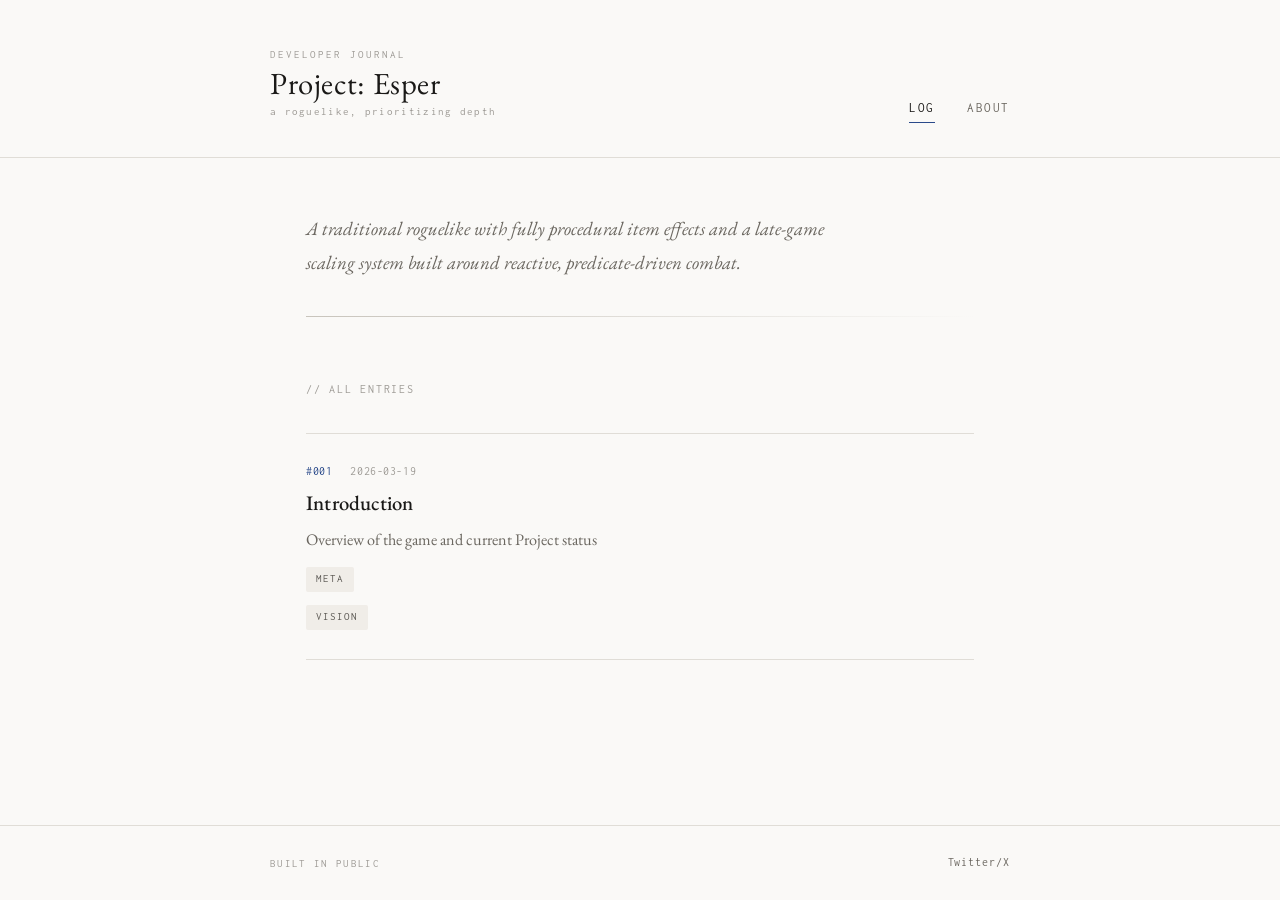
<file: index.html>
<!DOCTYPE html>
<html lang="en">
<head>
  <meta charset="UTF-8" />
  <meta name="viewport" content="width=device-width, initial-scale=1.0" />
  <title>Project: Esper — Dev Log</title>
  <meta name="description" content="Weekly development log for Project: Esper, a traditional roguelike with fully proc-gen item effects and reactive combat mechanics." />
  <link rel="stylesheet" href="assets/css/style.css" />
</head>
<body>

  <header class="site-header">
    <div class="header-inner">
      <div class="logo-block">
        <span class="logo-eyebrow">developer journal</span>
        <h1 class="site-title"><a href="index.html">Project: Esper</a></h1>
        <span class="logo-sub">a roguelike, prioritizing depth</span>
      </div>
      <nav class="site-nav">
        <a href="index.html" class="nav-link active">Log</a>
        <a href="about.html" class="nav-link">About</a>
      </nav>
    </div>
  </header>

  <main class="main-content">
    <section class="hero">
      <p class="hero-text">A traditional roguelike with fully procedural item effects and a late-game scaling system built around reactive, predicate-driven combat.</p>
      <div class="hero-line"></div>
    </section>

    <section class="posts-section">
      <h2 class="section-label">// all entries</h2>
      <div class="posts-grid" id="posts-container">
        <article class="post-card">
          <div class="post-meta">
            <span class="post-number">#001</span>
            <time class="post-date">2026-03-19</time>
          </div>
          <h3 class="post-title"><a href="posts/week-001.html">Introduction</a></h3>
          <p class="post-excerpt">Overview of the game and current Project status</p>
          <span class="post-tag">meta</span> <span class="post-tag">vision</span>
        </article>
        <!-- Posts are injected here by post.py when you publish -->
        <!-- PLACEHOLDER shown until your first real post -->
        
      </div>
    </section>
  </main>

  <footer class="site-footer">
    <div class="footer-inner">
      <span class="footer-copy">built in public</span>
      <div style="display:flex;gap:1.2rem;">
        <a href="https://x.com/Project_Esper" target="_blank" class="footer-social">Twitter/X</a>
      </div>
    </div>
  </footer>

</body>
</html>
</file>
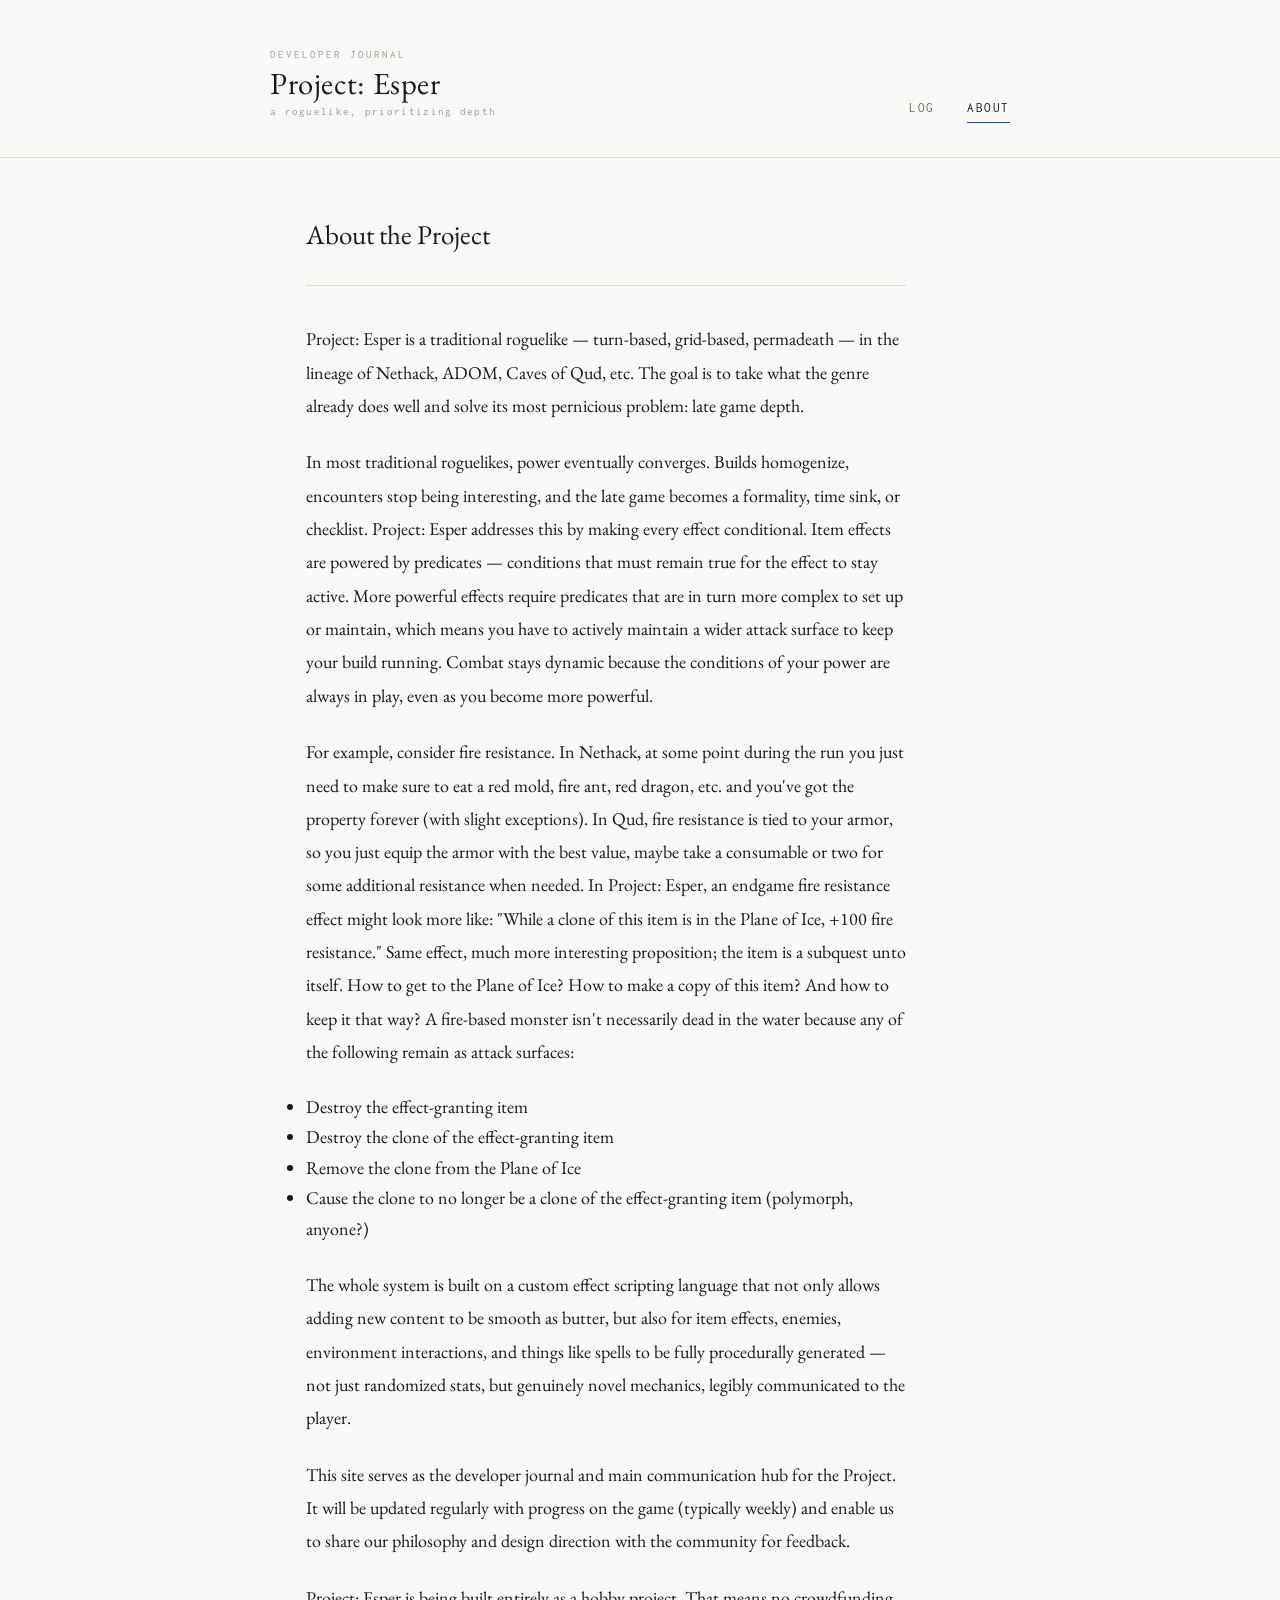
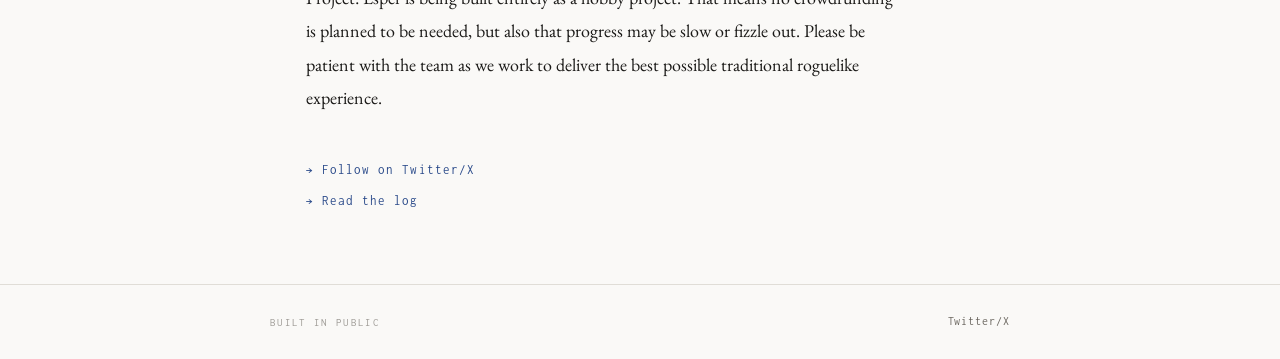
<file: about.html>
<!DOCTYPE html>
<html lang="en">
<head>
  <meta charset="UTF-8" />
  <meta name="viewport" content="width=device-width, initial-scale=1.0" />
  <title>About — Project: Esper Dev Log</title>
  <link rel="stylesheet" href="assets/css/style.css" />
</head>
<body>

  <header class="site-header">
    <div class="header-inner">
      <div class="logo-block">
        <span class="logo-eyebrow">developer journal</span>
        <h1 class="site-title"><a href="index.html">Project: Esper</a></h1>
        <span class="logo-sub">a roguelike, prioritizing depth</span>
      </div>
      <nav class="site-nav">
        <a href="index.html" class="nav-link">Log</a>
        <a href="about.html" class="nav-link active">About</a>
      </nav>
    </div>
  </header>

  <main class="main-content">
    <article class="about-article">
      <h2 class="about-title">About the Project</h2>
      <div class="about-body">
        <p>Project: Esper is a traditional roguelike — turn-based, grid-based, permadeath — in the lineage of Nethack, ADOM, Caves of Qud, etc. The goal is to take what the genre already does well and solve its most pernicious problem: late game depth.</p>

        <p>In most traditional roguelikes, power eventually converges. Builds homogenize, encounters stop being interesting, and the late game becomes a formality, time sink, or checklist. Project: Esper addresses this by making every effect conditional. Item effects are powered by predicates — conditions that must remain true for the effect to stay active. More powerful effects require predicates that are in turn more complex to set up or maintain, which means you have to actively maintain a wider attack surface to keep your build running. Combat stays dynamic because the conditions of your power are always in play, even as you become more powerful.</p>

        <p>For example, consider fire resistance. In Nethack, at some point during the run you just need to make sure to eat a red mold, fire ant, red dragon, etc. and you've got the property forever (with slight exceptions). In Qud, fire resistance is tied to your armor, so you just equip the armor with the best value, maybe take a consumable or two for some additional resistance when needed. In Project: Esper, an endgame fire resistance effect might look more like: "While a clone of this item is in the Plane of Ice, +100 fire resistance." Same effect, much more interesting proposition; the item is a subquest unto itself. How to get to the Plane of Ice? How to make a copy of this item? And how to keep it that way? A fire-based monster isn't necessarily dead in the water because any of the following remain as attack surfaces:<ul><li>Destroy the effect-granting item</li><li>Destroy the clone of the effect-granting item</li><li>Remove the clone from the Plane of Ice</li><li>Cause the clone to no longer be a clone of the effect-granting item (polymorph, anyone?)</li></ul></p>

        <p>The whole system is built on a custom effect scripting language that not only allows adding new content to be smooth as butter, but also for item effects, enemies, environment interactions, and things like spells to be fully procedurally generated — not just randomized stats, but genuinely novel mechanics, legibly communicated to the player.</p>

        <p>This site serves as the developer journal and main communication hub for the Project. It will be updated regularly with progress on the game (typically weekly) and enable us to share our philosophy and design direction with the community for feedback.</p>

        <p>Project: Esper is being built entirely as a hobby project. That means no crowdfunding is planned to be needed, but also that progress may be slow or fizzle out. Please be patient with the team as we work to deliver the best possible traditional roguelike experience.</p>
      </div>
      <div class="about-links">
        <a href="https://x.com/Project_Esper" target="_blank" class="about-link">→ Follow on Twitter/X</a>
        <a href="index.html" class="about-link">→ Read the log</a>
      </div>
    </article>
  </main>

  <footer class="site-footer">
    <div class="footer-inner">
      <span class="footer-copy">built in public</span>
      <div style="display:flex;gap:1.2rem;">
        <a href="https://x.com/Project_Esper" target="_blank" class="footer-social">Twitter/X</a>
      </div>
    </div>
  </footer>

</body>
</html>
</file>
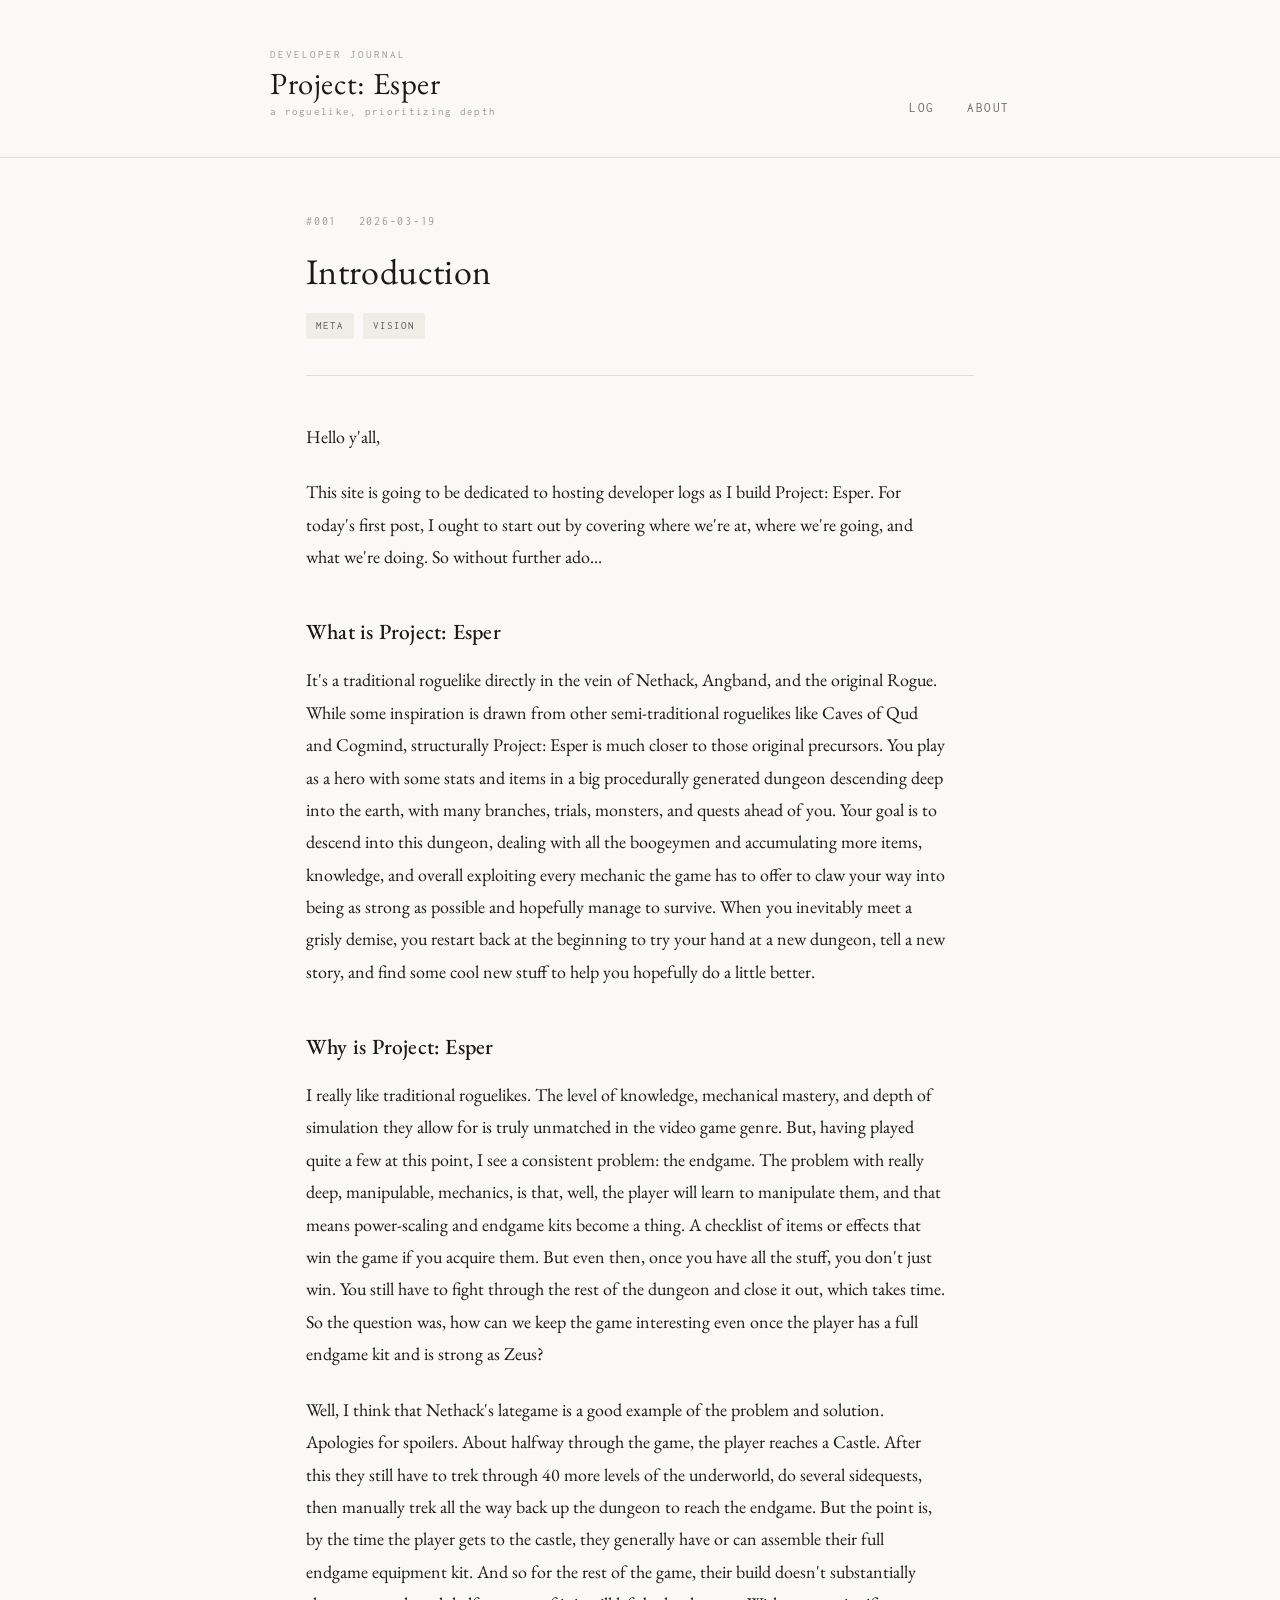
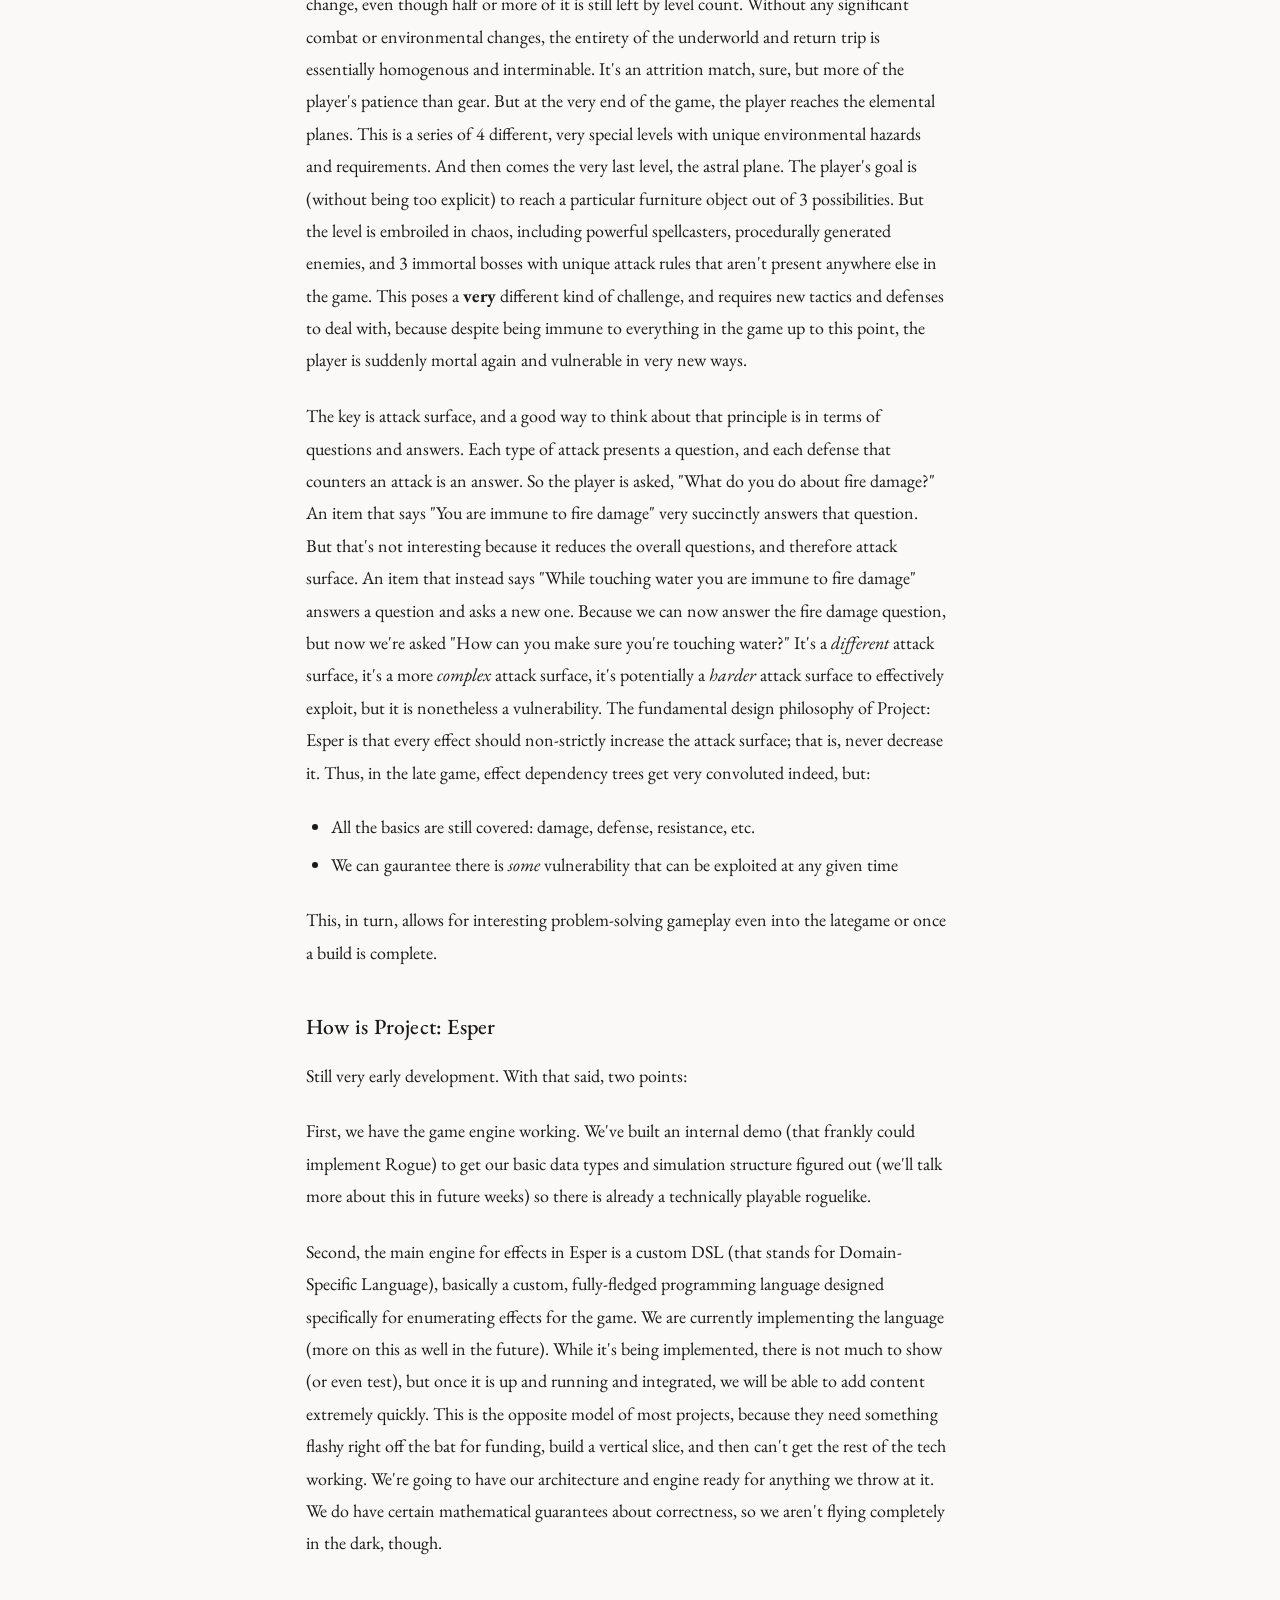
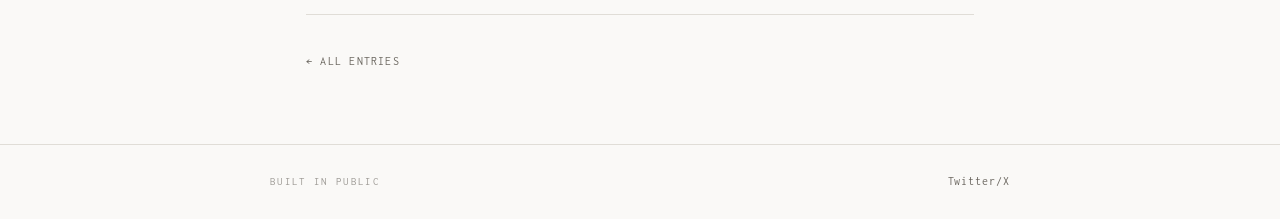
<file: posts/week-001.html>
<!DOCTYPE html>
<html lang="en">
<head>
  <meta charset="UTF-8" />
  <meta name="viewport" content="width=device-width, initial-scale=1.0" />
  <title>Introduction — Project: Esper Dev Log</title>
  <meta name="description" content="Overview of the game and current Project status" />
  <link rel="stylesheet" href="../assets/css/style.css" />
</head>
<body>

  <header class="site-header">
    <div class="header-inner">
      <div class="logo-block">
        <span class="logo-eyebrow">developer journal</span>
        <h1 class="site-title"><a href="../index.html">Project: Esper</a></h1>
        <span class="logo-sub">a roguelike, prioritizing depth</span>
      </div>
      <nav class="site-nav">
        <a href="../index.html" class="nav-link">Log</a>
        <a href="../about.html" class="nav-link">About</a>
      </nav>
    </div>
  </header>

  <main class="main-content">
    <header class="article-header">
      <div class="article-eyebrow">
        <span>#001</span>
        <time>2026-03-19</time>
      </div>
      <h1 class="article-title">Introduction</h1>
      <div class="article-tags">
        <span class="post-tag">meta</span> <span class="post-tag">vision</span>
      </div>
    </header>

    <div class="article-body">
      <p>Hello y'all,</p>
<p>This site is going to be dedicated to hosting developer logs as I build Project: Esper. For today's first post, I ought to start out by covering where we're at, where we're going, and what we're doing. So without further ado...</p>
<h2>What is Project: Esper</h2>
<p>It's a traditional roguelike directly in the vein of Nethack, Angband, and the original Rogue. While some inspiration is drawn from other semi-traditional roguelikes like Caves of Qud and Cogmind, structurally Project: Esper is much closer to those original precursors. You play as a hero with some stats and items in a big procedurally generated dungeon descending deep into the earth, with many branches, trials, monsters, and quests ahead of you. Your goal is to descend into this dungeon, dealing with all the boogeymen and accumulating more items, knowledge, and overall exploiting every mechanic the game has to offer to claw your way into being as strong as possible and hopefully manage to survive. When you inevitably meet a grisly demise, you restart back at the beginning to try your hand at a new dungeon, tell a new story, and find some cool new stuff to help you hopefully do a little better.</p>
<h2>Why is Project: Esper</h2>
<p>I really like traditional roguelikes. The level of knowledge, mechanical mastery, and depth of simulation they allow for is truly unmatched in the video game genre. But, having played quite a few at this point, I see a consistent problem: the endgame. The problem with really deep, manipulable, mechanics, is that, well, the player will learn to manipulate them, and that means power-scaling and endgame kits become a thing. A checklist of items or effects that win the game if you acquire them. But even then, once you have all the stuff, you don't just win. You still have to fight through the rest of the dungeon and close it out, which takes time. So the question was, how can we keep the game interesting even once the player has a full endgame kit and is strong as Zeus?</p>
<p>Well, I think that Nethack's lategame is a good example of the problem and solution. Apologies for spoilers. About halfway through the game, the player reaches a Castle. After this they still have to trek through 40 more levels of the underworld, do several sidequests, then manually trek all the way back up the dungeon to reach the endgame. But the point is, by the time the player gets to the castle, they generally have or can assemble their full endgame equipment kit. And so for the rest of the game, their build doesn't substantially change, even though half or more of it is still left by level count. Without any significant combat or environmental changes, the entirety of the underworld and return trip is essentially homogenous and interminable. It's an attrition match, sure, but more of the player's patience than gear. But at the very end of the game, the player reaches the elemental planes. This is a series of 4 different, very special levels with unique environmental hazards and requirements. And then comes the very last level, the astral plane. The player's goal is (without being too explicit) to reach a particular furniture object out of 3 possibilities. But the level is embroiled in chaos, including powerful spellcasters, procedurally generated enemies, and 3 immortal bosses with unique attack rules that aren't present anywhere else in the game. This poses a <strong>very</strong> different kind of challenge, and requires new tactics and defenses to deal with, because despite being immune to everything in the game up to this point, the player is suddenly mortal again and vulnerable in very new ways.</p>
<p>The key is attack surface, and a good way to think about that principle is in terms of questions and answers. Each type of attack presents a question, and each defense that counters an attack is an answer. So the player is asked, "What do you do about fire damage?" An item that says "You are immune to fire damage" very succinctly answers that question. But that's not interesting because it reduces the overall questions, and therefore attack surface. An item that instead says "While touching water you are immune to fire damage" answers a question and asks a new one. Because we can now answer the fire damage question, but now we're asked "How can you make sure you're touching water?" It's a <em>different</em> attack surface, it's a more <em>complex</em> attack surface, it's potentially a <em>harder</em> attack surface to effectively exploit, but it is nonetheless a vulnerability. The fundamental design philosophy of Project: Esper is that every effect should non-strictly increase the attack surface; that is, never decrease it. Thus, in the late game, effect dependency trees get very convoluted indeed, but:</p>
<ul><li>All the basics are still covered: damage, defense, resistance, etc.</li><li>We can gaurantee there is <em>some</em> vulnerability that can be exploited at any given time</li></ul>
<p>This, in turn, allows for interesting problem-solving gameplay even into the lategame or once a build is complete.</p>
<h2>How is Project: Esper</h2>
<p>Still very early development. With that said, two points:</p>
<p>First, we have the game engine working. We've built an internal demo (that frankly could implement Rogue) to get our basic data types and simulation structure figured out (we'll talk more about this in future weeks) so there is already a technically playable roguelike.</p>
<p>Second, the main engine for effects in Esper is a custom DSL (that stands for Domain-Specific Language), basically a custom, fully-fledged programming language designed specifically for enumerating effects for the game. We are currently implementing the language (more on this as well in the future). While it's being implemented, there is not much to show (or even test), but once it is up and running and integrated, we will be able to add content extremely quickly. This is the opposite model of most projects, because they need something flashy right off the bat for funding, build a vertical slice, and then can't get the rest of the tech working. We're going to have our architecture and engine ready for anything we throw at it. We do have certain mathematical guarantees about correctness, so we aren't flying completely in the dark, though.</p>
    </div>

    <nav class="article-nav">
      <a href="../index.html" class="article-nav-link prev">All entries</a>
      
    </nav>
  </main>

  <footer class="site-footer">
    <div class="footer-inner">
      <span class="footer-copy">built in public</span>
      <div style="display:flex;gap:1.2rem;">
        <a href="https://x.com/Project_Esper" target="_blank" class="footer-social">Twitter/X</a>
      </div>
    </div>
  </footer>

</body>
</html>
</file>
<file: assets/css/style.css>
@import url('https://fonts.googleapis.com/css2?family=EB+Garamond:ital,wght@0,400;0,500;1,400&family=Inconsolata:wght@300;400;500&family=Libre+Baskerville:ital,wght@0,400;0,700;1,400&display=swap');

*, *::before, *::after { box-sizing: border-box; margin: 0; padding: 0; }

:root {
  --bg: #faf9f7;
  --surface: #f2f0ec;
  --border: #e0ddd7;
  --border-strong: #c8c4bc;
  --text: #1a1917;
  --text-secondary: #6b6760;
  --text-tertiary: #9e9b96;
  --accent: #2a4a8a;
  --accent-light: #eef1f8;
  --tag-bg: #f0ede8;
  --tag-text: #5a5752;
  --font-serif: 'EB Garamond', 'Libre Baskerville', Georgia, serif;
  --font-mono: 'Inconsolata', 'Courier New', monospace;
  --max-width: 740px;
  --col-width: 680px;
}

html { font-size: 18px; }

body {
  background: var(--bg);
  color: var(--text);
  font-family: var(--font-serif);
  line-height: 1.7;
  min-height: 100vh;
  display: flex;
  flex-direction: column;
}

a { color: inherit; text-decoration: none; }

/* ── HEADER ── */
.site-header {
  border-bottom: 1px solid var(--border);
  padding: 2.5rem 2rem 2rem;
}

.header-inner {
  max-width: var(--max-width);
  margin: 0 auto;
  display: flex;
  align-items: flex-end;
  justify-content: space-between;
  gap: 2rem;
}

.logo-block { display: flex; flex-direction: column; gap: 0.15rem; }

.logo-eyebrow {
  font-family: var(--font-mono);
  font-size: 0.62rem;
  letter-spacing: 0.18em;
  text-transform: uppercase;
  color: var(--text-tertiary);
}

.site-title {
  font-family: var(--font-serif);
  font-size: 1.7rem;
  font-weight: 400;
  letter-spacing: 0.02em;
  color: var(--text);
  line-height: 1.1;
}

.site-title a:hover { color: var(--accent); transition: color 0.15s; }

.logo-sub {
  font-family: var(--font-mono);
  font-size: 0.6rem;
  letter-spacing: 0.12em;
  color: var(--text-tertiary);
  font-style: normal;
}

.site-nav { display: flex; gap: 1.8rem; padding-bottom: 0.15rem; }

.nav-link {
  font-family: var(--font-mono);
  font-size: 0.72rem;
  letter-spacing: 0.12em;
  text-transform: uppercase;
  color: var(--text-secondary);
  transition: color 0.15s;
  position: relative;
}

.nav-link::after {
  content: '';
  position: absolute;
  bottom: -4px;
  left: 0; right: 0;
  height: 1px;
  background: var(--accent);
  opacity: 0;
  transition: opacity 0.15s;
}

.nav-link:hover, .nav-link.active { color: var(--text); }
.nav-link.active::after { opacity: 1; }

/* ── MAIN ── */
.main-content {
  flex: 1;
  max-width: var(--max-width);
  width: 100%;
  margin: 0 auto;
  padding: 3rem 2rem 4rem;
}

/* ── HERO ── */
.hero { margin-bottom: 3.5rem; }

.hero-text {
  font-size: 1.05rem;
  color: var(--text-secondary);
  font-style: italic;
  max-width: 560px;
  line-height: 1.8;
  margin-bottom: 2rem;
}

.hero-line {
  height: 1px;
  background: linear-gradient(to right, var(--border-strong), transparent);
  width: 100%;
}

/* ── SECTION LABEL ── */
.section-label {
  font-family: var(--font-mono);
  font-size: 0.65rem;
  letter-spacing: 0.15em;
  text-transform: uppercase;
  color: var(--text-tertiary);
  margin-bottom: 1.8rem;
  font-weight: 400;
}

/* ── POST CARDS ── */
.posts-grid { display: flex; flex-direction: column; gap: 0; }

.post-card {
  padding: 1.6rem 0;
  border-bottom: 1px solid var(--border);
  display: grid;
  grid-template-columns: 1fr;
  gap: 0.4rem;
}

.post-card:first-child { border-top: 1px solid var(--border); }

.post-meta {
  display: flex;
  align-items: center;
  gap: 1rem;
}

.post-number {
  font-family: var(--font-mono);
  font-size: 0.65rem;
  color: var(--accent);
  letter-spacing: 0.05em;
}

.post-date {
  font-family: var(--font-mono);
  font-size: 0.65rem;
  color: var(--text-tertiary);
  letter-spacing: 0.05em;
}

.post-title {
  font-size: 1.15rem;
  font-weight: 500;
  letter-spacing: 0.01em;
  line-height: 1.3;
}

.post-title a { transition: color 0.15s; }
.post-title a:hover { color: var(--accent); }

.post-excerpt {
  font-size: 0.9rem;
  color: var(--text-secondary);
  line-height: 1.65;
  margin-top: 0.2rem;
}

.post-tag {
  font-family: var(--font-mono);
  font-size: 0.6rem;
  letter-spacing: 0.1em;
  text-transform: uppercase;
  background: var(--tag-bg);
  color: var(--tag-text);
  padding: 0.2rem 0.55rem;
  border-radius: 2px;
  width: fit-content;
  margin-top: 0.3rem;
}

/* ── ARTICLE PAGE ── */
.article-header { margin-bottom: 2.5rem; padding-bottom: 2rem; border-bottom: 1px solid var(--border); }

.article-eyebrow {
  font-family: var(--font-mono);
  font-size: 0.65rem;
  letter-spacing: 0.15em;
  text-transform: uppercase;
  color: var(--text-tertiary);
  display: flex;
  gap: 1.2rem;
  margin-bottom: 1rem;
}

.article-title {
  font-size: 2rem;
  font-weight: 400;
  letter-spacing: 0.01em;
  line-height: 1.2;
  margin-bottom: 0.8rem;
}

.article-tags { display: flex; gap: 0.5rem; flex-wrap: wrap; margin-top: 0.8rem; }

.article-body { max-width: 640px; }

.article-body p { margin-bottom: 1.3rem; font-size: 1rem; line-height: 1.8; }

.article-body h2 {
  font-size: 1.2rem;
  font-weight: 500;
  margin: 2.2rem 0 0.8rem;
  letter-spacing: 0.01em;
}

.article-body h3 {
  font-family: var(--font-mono);
  font-size: 0.75rem;
  letter-spacing: 0.12em;
  text-transform: uppercase;
  color: var(--text-secondary);
  margin: 2rem 0 0.7rem;
}

.article-body ul, .article-body ol {
  margin: 0 0 1.3rem 1.4rem;
}

.article-body li { margin-bottom: 0.4rem; font-size: 1rem; line-height: 1.7; }

.article-body code {
  font-family: var(--font-mono);
  font-size: 0.82rem;
  background: var(--surface);
  padding: 0.1rem 0.4rem;
  border-radius: 2px;
  border: 1px solid var(--border);
  color: var(--accent);
}

.article-body pre {
  background: var(--surface);
  border: 1px solid var(--border);
  padding: 1.2rem 1.4rem;
  border-radius: 3px;
  overflow-x: auto;
  margin-bottom: 1.3rem;
}

.article-body pre code {
  background: none;
  border: none;
  padding: 0;
  color: var(--text);
  font-size: 0.8rem;
  line-height: 1.6;
}

.article-body blockquote {
  border-left: 2px solid var(--accent);
  padding-left: 1.2rem;
  margin: 1.5rem 0;
  color: var(--text-secondary);
  font-style: italic;
}

.article-body a { color: var(--accent); border-bottom: 1px solid var(--accent-light); transition: border-color 0.15s; }
.article-body a:hover { border-color: var(--accent); }

.article-body hr { border: none; border-top: 1px solid var(--border); margin: 2.5rem 0; }

.article-nav {
  margin-top: 3rem;
  padding-top: 2rem;
  border-top: 1px solid var(--border);
  display: flex;
  justify-content: space-between;
  gap: 1rem;
}

.article-nav-link {
  font-family: var(--font-mono);
  font-size: 0.68rem;
  letter-spacing: 0.1em;
  text-transform: uppercase;
  color: var(--text-secondary);
  transition: color 0.15s;
}

.article-nav-link:hover { color: var(--accent); }
.article-nav-link.prev::before { content: '← '; }
.article-nav-link.next::after { content: ' →'; }

/* ── ABOUT ── */
.about-article { max-width: 600px; }
.about-title { font-size: 1.5rem; font-weight: 400; margin-bottom: 2rem; padding-bottom: 1.5rem; border-bottom: 1px solid var(--border); }
.about-body p { font-size: 1rem; line-height: 1.85; margin-bottom: 1.3rem; color: var(--text); }
.about-body strong { font-weight: 500; }
.about-links { margin-top: 2.5rem; display: flex; flex-direction: column; gap: 0.5rem; }
.about-link { font-family: var(--font-mono); font-size: 0.72rem; letter-spacing: 0.08em; color: var(--accent); transition: opacity 0.15s; }
.about-link:hover { opacity: 0.7; }

/* ── FOOTER ── */
.site-footer {
  border-top: 1px solid var(--border);
  padding: 1.5rem 2rem;
  margin-top: auto;
}

.footer-inner {
  max-width: var(--max-width);
  margin: 0 auto;
  display: flex;
  justify-content: space-between;
  align-items: center;
}

.footer-copy {
  font-family: var(--font-mono);
  font-size: 0.62rem;
  letter-spacing: 0.12em;
  text-transform: uppercase;
  color: var(--text-tertiary);
}

.footer-social {
  font-family: var(--font-mono);
  font-size: 0.65rem;
  letter-spacing: 0.08em;
  color: var(--text-secondary);
  transition: color 0.15s;
}
.footer-social:hover { color: var(--accent); }

/* ── RESPONSIVE ── */
@media (max-width: 600px) {
  html { font-size: 16px; }
  .header-inner { flex-direction: column; align-items: flex-start; gap: 1rem; }
  .main-content { padding: 2rem 1.25rem 3rem; }
  .site-header { padding: 1.75rem 1.25rem 1.5rem; }
  .article-title { font-size: 1.6rem; }
}
</file>
